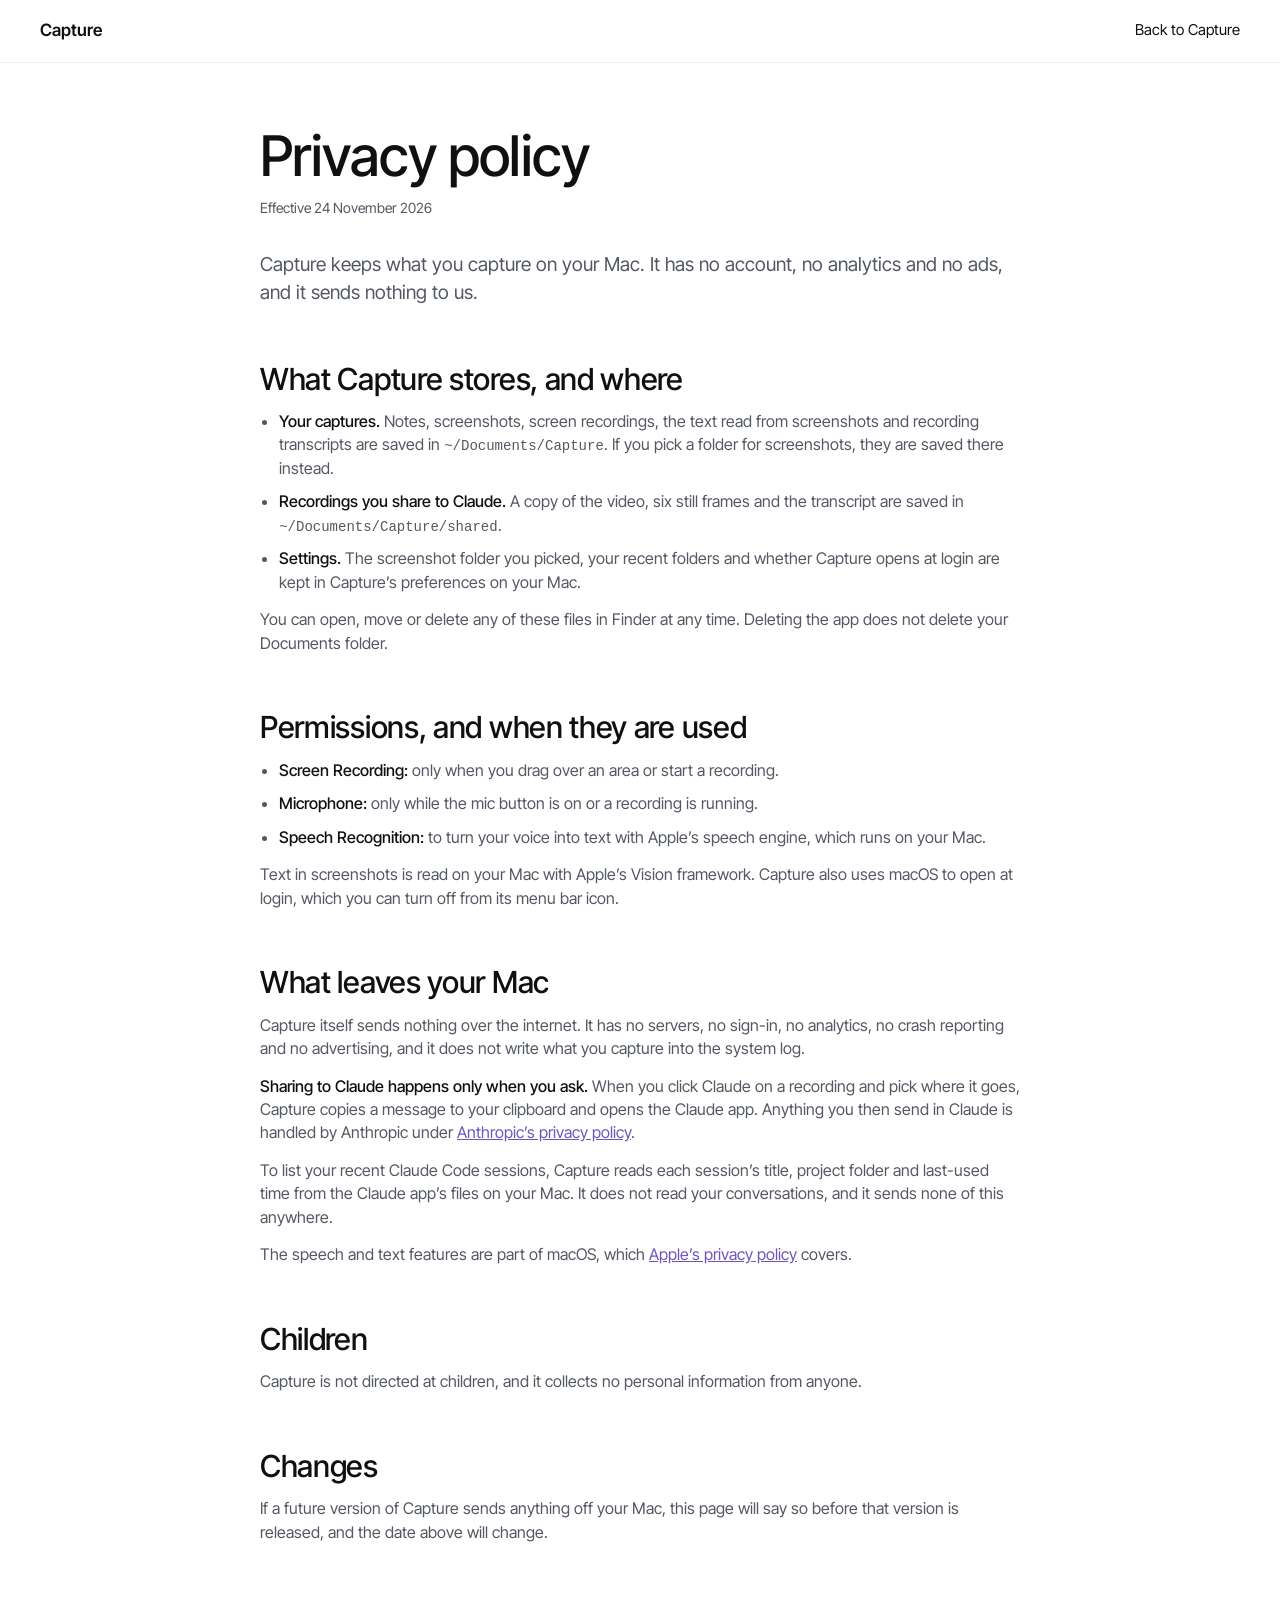
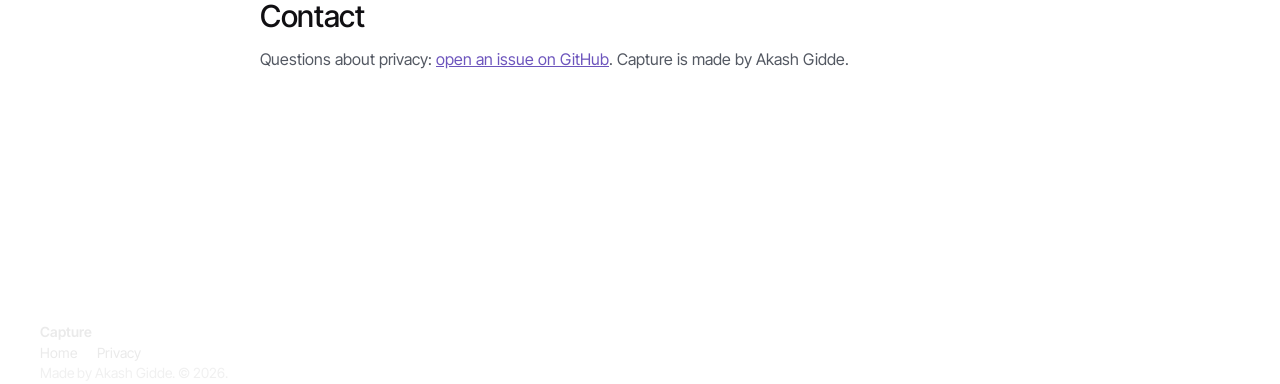
<file: privacy.html>
<!doctype html>
<html lang="en">
<head>
  <meta charset="utf-8">
  <meta name="viewport" content="width=device-width, initial-scale=1">
  <title>Privacy policy · Capture for Mac</title>
  <meta name="description" content="Capture keeps what you capture on your Mac. No account, no analytics, nothing sent to us.">
  <link rel="preconnect" href="https://fonts.googleapis.com">
  <link rel="preconnect" href="https://fonts.gstatic.com" crossorigin>
  <link href="https://fonts.googleapis.com/css2?family=Inter+Tight:wght@400;500;600&display=swap" rel="stylesheet">
  <link rel="stylesheet" href="styles.css">
</head>
<body>
  <a class="skip" href="#main">Skip to content</a>

  <header class="doc-head">
    <nav class="nav container" aria-label="Page">
      <a class="wordmark" href="./">Capture</a>
      <a class="nav__action" href="./">Back to Capture</a>
    </nav>
  </header>

  <main id="main" class="doc container">
    <h1>Privacy policy</h1>
    <p class="doc__meta">Effective 24 November 2026</p>

    <p class="lead">Capture keeps what you capture on your Mac. It has no account, no analytics and no ads, and it sends nothing to us.</p>

    <h2>What Capture stores, and where</h2>
    <ul>
      <li><strong>Your captures.</strong> Notes, screenshots, screen recordings, the text read from screenshots and recording transcripts are saved in <span class="measured">~/Documents/Capture</span>. If you pick a folder for screenshots, they are saved there instead.</li>
      <li><strong>Recordings you share to Claude.</strong> A copy of the video, six still frames and the transcript are saved in <span class="measured">~/Documents/Capture/shared</span>.</li>
      <li><strong>Settings.</strong> The screenshot folder you picked, your recent folders and whether Capture opens at login are kept in Capture’s preferences on your Mac.</li>
    </ul>
    <p>You can open, move or delete any of these files in Finder at any time. Deleting the app does not delete your Documents folder.</p>

    <h2>Permissions, and when they are used</h2>
    <ul>
      <li><strong>Screen Recording:</strong> only when you drag over an area or start a recording.</li>
      <li><strong>Microphone:</strong> only while the mic button is on or a recording is running.</li>
      <li><strong>Speech Recognition:</strong> to turn your voice into text with Apple’s speech engine, which runs on your Mac.</li>
    </ul>
    <p>Text in screenshots is read on your Mac with Apple’s Vision framework. Capture also uses macOS to open at login, which you can turn off from its menu bar icon.</p>

    <h2>What leaves your Mac</h2>
    <p>Capture itself sends nothing over the internet. It has no servers, no sign-in, no analytics, no crash reporting and no advertising, and it does not write what you capture into the system log.</p>
    <p><strong>Sharing to Claude happens only when you ask.</strong> When you click Claude on a recording and pick where it goes, Capture copies a message to your clipboard and opens the Claude app. Anything you then send in Claude is handled by Anthropic under <a class="link" href="https://www.anthropic.com/legal/privacy">Anthropic’s privacy policy</a>.</p>
    <p>To list your recent Claude Code sessions, Capture reads each session’s title, project folder and last-used time from the Claude app’s files on your Mac. It does not read your conversations, and it sends none of this anywhere.</p>
    <p>The speech and text features are part of macOS, which <a class="link" href="https://www.apple.com/legal/privacy/">Apple’s privacy policy</a> covers.</p>

    <h2>Children</h2>
    <p>Capture is not directed at children, and it collects no personal information from anyone.</p>

    <h2>Changes</h2>
    <p>If a future version of Capture sends anything off your Mac, this page will say so before that version is released, and the date above will change.</p>

    <h2>Contact</h2>
    <p>Questions about privacy: <a class="link" href="https://github.com/akashdevkumar/capture-site/issues">open an issue on GitHub</a>. Capture is made by Akash Gidde.</p>
  </main>

  <footer class="foot">
    <div class="container foot__row">
      <p class="foot__mark">Capture</p>
      <nav aria-label="Footer">
        <a href="./">Home</a>
        <a href="privacy.html" aria-current="page">Privacy</a>
      </nav>
      <p class="foot__legal">Made by Akash Gidde. © 2026.</p>
    </div>
  </footer>
</body>
</html>
</file>
<file: styles.css>
/* Capture landing page. Look agreed in Stitch on 2026-11-24 from Akash's Rootly references:
   painted dawn landscapes behind real product photos, a near-monochrome page, one violet accent
   for labels and links, medium-weight Inter Tight, soft large radii, sections parted by white space. */

:root {
  color-scheme: light;
  --ink: #100f12;
  --surface: #ffffff;
  --surface-alt: #fafafa;
  --surface-card: #fbfaff;
  --muted: #65646e;
  --muted-strong: #535862;
  --border: #d2d2d5;
  --border-subtle: #f0f0f0;
  --accent: #6d55bd;
  --accent-strong: #4a3e8a;
  --accent-muted: #e9e2ff;
  --accent-soft: #ebe5ff;
  --focus: #a28ae5;
  --warm-light: #fdf2eb;
  --warm: #fce7da;
  --warm-ink: #8a4b1f;
  --night: #302650;
  --night-deep: #1c1633;
  --on-art: #fbfaff;

  --font: "Inter Tight", system-ui, -apple-system, sans-serif;
  --mono: ui-monospace, "SF Mono", Menlo, monospace;

  --radius-md: 8px;
  --radius-lg: 16px;
  --radius-xl: 20px;
  --radius-2xl: 24px;
  --radius-3xl: 32px;
  --pill: 999px;

  --gutter: clamp(16px, 0.25rem + 1.25vw, 32px);
  --container: 1200px;
  --section: clamp(4.5rem, 3rem + 4vw, 8rem);
  --ease-out: cubic-bezier(0.33, 1, 0.68, 1);
  --halo: 0 0 24px rgb(214 214 214 / 0.9);
}

*, *::before, *::after { box-sizing: border-box; }
html { scroll-behavior: smooth; scroll-padding-top: 88px; }
@media (prefers-reduced-motion: reduce) { html { scroll-behavior: auto; } }
body { margin: 0; background: var(--surface); color: var(--ink); font: 400 1rem/1.467 var(--font); -webkit-font-smoothing: antialiased; overflow-x: hidden; }
img { display: block; max-width: 100%; height: auto; }
h1, h2, h3 { margin: 0; font-weight: 500; letter-spacing: -0.01em; }
h2 { font-size: clamp(1.9rem, 1.2rem + 1.6vw, 2.5rem); line-height: 1.1; }
h3 { font-size: 1.125rem; line-height: 1.25; }
p { margin: 0; }
a { color: inherit; }
:focus-visible { outline: 2px solid var(--focus); outline-offset: 3px; border-radius: 6px; }

.container { width: min(100% - 2 * var(--gutter), var(--container)); margin-inline: auto; }
.lead { font-size: clamp(1.05rem, 1rem + 0.25vw, 1.2rem); color: var(--muted); max-width: 34rem; }
.mono { font-family: var(--mono); font-size: 0.8125rem; font-variant-numeric: tabular-nums; }
.skip { position: absolute; left: 16px; top: -80px; z-index: 50; padding: 8px 16px; background: var(--ink); color: #fff; border-radius: var(--pill); }
.skip:focus-visible { top: 16px; }

/* Eyebrow pill above every section heading. */
.eyebrow { display: inline-block; margin-bottom: 14px; padding: 5px 11px; border-radius: var(--pill); background: var(--accent-soft); color: var(--accent); font-size: 0.8125rem; font-weight: 500; }
.eyebrow--warm { background: var(--warm); color: var(--warm-ink); }

/* Buttons: ink is the one main action; glass only over the painting. */
.btn { display: inline-flex; align-items: center; justify-content: center; min-height: 50px; padding: 15px 30px 14px; border: 1px solid transparent; border-radius: var(--radius-xl); font: 500 1rem/1 var(--font); letter-spacing: 0.03em; text-decoration: none; white-space: nowrap; transition: background-color 0.3s var(--ease-out), color 0.3s var(--ease-out); }
.btn--primary { background: var(--ink); color: #fff; }
.btn--primary:hover { background: #2a2830; }
.btn--glass { background: rgb(16 15 18 / 0.45); color: #fff; -webkit-backdrop-filter: blur(48px); backdrop-filter: blur(48px); }
.btn--glass:hover { background: rgb(16 15 18 / 0.6); }
.btn--light { background: #fff; color: var(--ink); }
.btn--light:hover { background: var(--accent-soft); }
.btn--small { min-height: 36px; padding: 10px 16px 9px; border-radius: var(--pill); font-size: 0.875rem; letter-spacing: 0.01em; }
.text-link { color: var(--accent); font-weight: 500; text-decoration: none; white-space: nowrap; }
.text-link::after { content: " →"; }
.text-link:hover { color: var(--accent-strong); }

/* Navigation: transparent over the painting, white glass once the page scrolls. */
.nav { position: fixed; inset: 0 0 auto; z-index: 40; padding-block: 14px; transition: background-color 0.3s var(--ease-out), border-color 0.3s var(--ease-out); border-bottom: 1px solid transparent; }
.nav.is-scrolled { background: rgb(255 255 255 / 0.78); -webkit-backdrop-filter: blur(24px); backdrop-filter: blur(24px); border-bottom-color: rgb(255 255 255 / 0.5); box-shadow: 0 1px 0 var(--border-subtle); }
.nav__inner { display: flex; align-items: center; gap: 24px; }
.wordmark { display: inline-flex; align-items: center; gap: 8px; font-weight: 600; font-size: 1.0625rem; text-decoration: none; }
.wordmark__icon { width: 20px; height: 20px; }
.nav__links { display: flex; gap: 26px; margin-inline: auto; }
.nav__links a { text-decoration: none; font-size: 0.9375rem; }
.nav__links a:hover { color: var(--accent); }

/* Hero: one rounded painted panel with the real bar floating near its foot. */
.hero { padding: 76px var(--gutter) 0; }
.hero__panel { position: relative; overflow: hidden; border-radius: var(--radius-3xl); min-height: clamp(560px, 58vw, 760px); display: flex; flex-direction: column; align-items: center; isolation: isolate; }
.hero__art { position: absolute; inset: 0; z-index: -2; }
.hero__art img { width: 100%; height: 115%; object-fit: cover; object-position: 50% 40%; }
.hero__panel::before { content: ""; position: absolute; inset: 0; z-index: -1; background: radial-gradient(ellipse 60% 45% at 50% 34%, rgb(48 38 80 / 0.34), transparent 70%); }
.hero__content { text-align: center; padding: clamp(72px, 9vw, 132px) var(--gutter) 0; color: var(--on-art); }
.hero h1 { font-size: clamp(2.6rem, 1.4rem + 3.6vw, 4rem); line-height: 1.03; text-shadow: 0 1px 24px rgb(48 38 80 / 0.25); }
.hero .lead { margin: 20px auto 0; color: var(--on-art); max-width: 36rem; text-shadow: 0 1px 16px rgb(48 38 80 / 0.3); }
.actions { display: flex; flex-wrap: wrap; justify-content: center; gap: 12px; margin-top: 32px; }
/* The bar overlaps the painting's lower edge: half on the art, half on the page. */
.hero__bar { position: relative; z-index: 2; display: flex; justify-content: center; margin: calc(-1 * clamp(36px, 4.2vw, 62px)) 0 0; padding: 0 var(--gutter); }
.hero__bar img { width: min(700px, 100%); border-radius: 28px; box-shadow: 0 24px 60px rgb(109 85 189 / 0.28), 0 4px 14px rgb(48 38 80 / 0.12); }
.hero__panel { padding-bottom: clamp(64px, 7vw, 104px); }

/* Frosted announcement pill over the painting. */
.announce { display: inline-flex; align-items: center; gap: 8px; margin-bottom: 26px; padding: 7px 14px; border-radius: var(--pill); background: rgb(16 15 18 / 0.45); -webkit-backdrop-filter: blur(24px); backdrop-filter: blur(24px); color: #fff; font-size: 0.8125rem; text-decoration: none; transition: background-color 0.3s var(--ease-out); }
.announce:hover { background: rgb(16 15 18 / 0.6); }

/* One hand-set phrase: an editorial serif italic against the sans. */
.serif { font-family: "Instrument Serif", Georgia, serif; font-style: italic; font-weight: 400; letter-spacing: 0; white-space: nowrap; }

/* Four real facts under the hero. */
.proof { list-style: none; margin: clamp(28px, 4vw, 48px) auto 0; padding: 0; display: grid; grid-template-columns: repeat(4, 1fr); gap: 14px; }
.proof li { display: grid; gap: 6px; align-content: start; padding: 22px 24px; border-radius: var(--radius-xl); background: var(--accent-muted); }
.proof strong { font-size: clamp(1.4rem, 1.1rem + 0.8vw, 1.75rem); font-weight: 500; letter-spacing: -0.01em; line-height: 1.1; }
.proof span { color: var(--muted-strong); font-size: 0.875rem; }

/* Sections. */
.section { padding-block: var(--section); }
.rule { width: min(400px, 60%); margin: 0 auto; border: 0; border-top: 1px solid var(--border-subtle); }
.head { max-width: 40rem; margin-bottom: clamp(32px, 4vw, 56px); }
.head .lead { margin-top: 14px; }
.head--center { margin-inline: auto; text-align: center; }
.head--center .lead { margin-inline: auto; }

.split { display: grid; grid-template-columns: 0.85fr 1.15fr; gap: clamp(32px, 5vw, 80px); align-items: center; }
.facts { list-style: none; margin: 28px 0 0; padding: 0; display: grid; gap: 16px; color: var(--muted); }
.facts strong { display: block; color: var(--ink); font-weight: 500; }

/* Painted frame with a real screenshot inset on top. */
.frame { position: relative; margin: 0; overflow: hidden; border-radius: var(--radius-2xl); display: grid; place-items: center; isolation: isolate; }
.frame__art { position: absolute; inset: 0; width: 100%; height: 100%; object-fit: cover; z-index: -1; }
.frame__shot { width: 82%; border-radius: var(--radius-lg); box-shadow: var(--halo), 0 12px 40px rgb(48 38 80 / 0.25); }
.frame--record { aspect-ratio: 4 / 3; }
.frame--features { aspect-ratio: 4 / 5; }
.frame__shot--bar { width: 88%; border-radius: 22px; }

/* Before and after. */
.diff { display: grid; grid-template-columns: 0.8fr 1.6fr; gap: 16px; }
.diff__side { background: var(--surface-card); border: 1px solid var(--border-subtle); border-radius: var(--radius-2xl); padding: 26px; }
.diff__side--before { display: flex; flex-direction: column; }
.label { display: flex; justify-content: space-between; gap: 12px; margin-bottom: 16px; font-size: 0.75rem; font-weight: 600; letter-spacing: 0.08em; text-transform: uppercase; color: var(--muted); }
.label__meta { font-weight: 500; letter-spacing: 0; text-transform: none; }
.typed { padding: 14px 16px; border: 1px solid var(--border); border-radius: var(--radius-lg); background: #fff; font-family: var(--mono); font-size: 0.875rem; }
.diff__note { margin-top: auto; padding-top: 24px; color: var(--muted); font-size: 0.875rem; }
.frames { list-style: none; margin: 0; padding: 0; display: grid; grid-template-columns: repeat(6, 1fr); gap: 8px; }
.frames li { display: grid; gap: 6px; justify-items: center; color: var(--muted); }
.frames img { width: 100%; border-radius: 8px; border: 1px solid var(--border-subtle); }
.quote { margin: 18px 0 0; padding: 16px 18px; border-radius: var(--radius-lg); background: #fff; border: 1px solid var(--border-subtle); font-size: 0.9375rem; }
.path { margin-top: 14px; color: var(--muted); overflow-wrap: anywhere; }
.caption { margin-top: 18px; text-align: center; color: var(--muted); font-size: 0.8125rem; }

/* Three lavender cards. */
.cards { list-style: none; margin: 0; padding: 0; display: grid; grid-template-columns: repeat(3, 1fr); gap: 16px; }
.card { background: var(--accent-muted); border-radius: var(--radius-xl); padding: 26px; min-height: 190px; display: flex; flex-direction: column; }
.card p { margin-top: 8px; color: var(--muted-strong); font-size: 0.9375rem; }
.card__icon { width: 40px; height: 40px; border-radius: 50%; display: grid; place-items: center; background: #3e4361; color: #fff; }
.card__icon svg { width: 18px; height: 18px; }
.card h3 { margin-top: 36px; }

/* Features: a list beside a painted frame. */
.features { display: grid; grid-template-columns: 0.9fr 1.1fr; gap: clamp(32px, 5vw, 72px); align-items: center; }
.features__list { list-style: none; margin: 0; padding: 0; display: grid; gap: 8px; }
.features__list li { display: grid; grid-template-columns: 4px 1fr; gap: 18px; padding: 18px 20px; border-radius: var(--radius-lg); }
.features__list li:first-child { background: var(--surface-card); border: 1px solid var(--border-subtle); }
.features__list p { margin-top: 4px; color: var(--muted); font-size: 0.9375rem; }
.pill { width: 4px; border-radius: 4px; background: var(--border-subtle); }
.features__list li:first-child .pill { background: var(--accent); }

/* Privacy: what it needs, one row each. */
.split--privacy { align-items: start; }
.split--privacy .lead { margin-top: 16px; }
.needs { margin: 0; border-top: 1px solid var(--border); }
.needs div { display: grid; grid-template-columns: 1fr 1.3fr; gap: 16px; padding: 16px 2px; border-bottom: 1px solid var(--border); }
.needs dt { font-weight: 500; }
.needs dd { margin: 0; color: var(--muted); text-align: right; }

/* One warm price card. */
.section--price { padding-top: 0; }
.price { max-width: 520px; margin-inline: auto; padding: clamp(26px, 4vw, 40px); border-radius: var(--radius-2xl); background: var(--warm-light); border: 1px solid var(--warm); }
.price h2 { font-size: clamp(1.75rem, 1.3rem + 1vw, 2.1rem); }
.price__sub { margin-top: 8px; color: var(--muted); }
.price__row { display: flex; justify-content: space-between; align-items: baseline; gap: 12px; margin-top: 24px; padding-block: 16px; border-block: 1px solid var(--warm); font-size: 1.25rem; font-weight: 500; }
.price__meta { font-size: 0.8125rem; font-weight: 400; color: var(--muted); }
.checks { list-style: none; margin: 18px 0 0; padding: 0; display: grid; gap: 10px; color: var(--muted-strong); font-size: 0.9375rem; }
.checks li { display: grid; grid-template-columns: 18px 1fr; gap: 10px; }
.checks li::before { content: ""; width: 14px; height: 8px; margin-top: 5px; border-left: 1.6px solid var(--accent); border-bottom: 1.6px solid var(--accent); transform: rotate(-45deg); }
.waitlist { display: flex; gap: 8px; margin-top: 26px; padding: 6px; border: 1.5px dashed var(--border); border-radius: var(--pill); background: rgb(255 255 255 / 0.6); }
.waitlist__field { flex: 1; align-self: center; padding-inline: 12px; color: var(--muted); font-size: 0.9375rem; }
.waitlist__btn { opacity: 0.55; cursor: default; }
.price__note { margin-top: 12px; color: var(--muted); font-size: 0.8125rem; }

/* Closing indigo band with the footer inside it. */
.close { padding-top: var(--section); }
/* The hero's valley at night: the same painting darkened to indigo, with a few soft stars and warm horizon light. */
.close__band { position: relative; overflow: hidden; isolation: isolate; background: var(--night-deep); color: #fff; border-radius: clamp(32px, 6vw, 80px) clamp(32px, 6vw, 80px) 0 0; padding: clamp(72px, 9vw, 120px) 0 40px; }
.close__art { position: absolute; inset: 0; z-index: -2; }
.close__art img { position: absolute; inset: 0; }
.close__art img { width: 100%; height: 100%; object-fit: cover; object-position: 50% 60%; filter: brightness(0.5) saturate(0.7); }
.close__art::after { content: ""; position: absolute; inset: 0; background: #2a1f63; mix-blend-mode: color; opacity: 0.75; }
.close__band::before { content: ""; position: absolute; inset: 0; z-index: -1; background:
  radial-gradient(2px 2px at 12% 18%, #fff 50%, transparent 51%),
  radial-gradient(1.5px 1.5px at 22% 32%, rgb(255 255 255 / 0.8) 50%, transparent 51%),
  radial-gradient(2px 2px at 38% 12%, rgb(255 255 255 / 0.9) 50%, transparent 51%),
  radial-gradient(1.5px 1.5px at 57% 26%, rgb(255 255 255 / 0.7) 50%, transparent 51%),
  radial-gradient(2px 2px at 71% 14%, #fff 50%, transparent 51%),
  radial-gradient(1.5px 1.5px at 84% 30%, rgb(255 255 255 / 0.8) 50%, transparent 51%),
  radial-gradient(1.5px 1.5px at 92% 10%, rgb(255 255 255 / 0.7) 50%, transparent 51%),
  radial-gradient(ellipse 60% 22% at 50% 62%, rgb(255 179 120 / 0.22), transparent 70%),
  linear-gradient(180deg, rgb(30 22 70 / 0.5) 0%, rgb(30 22 70 / 0.15) 45%, rgb(20 15 45 / 0.85) 100%); }
.close__inner { text-align: center; }
.close__inner h2 { font-size: clamp(2rem, 1.3rem + 2vw, 3rem); margin-bottom: 28px; }
.foot { display: flex; flex-wrap: wrap; align-items: center; gap: 16px 28px; margin-top: clamp(64px, 8vw, 104px); padding-top: 28px; border-top: 1px solid rgb(255 255 255 / 0.12); color: #eaeaea; font-size: 0.875rem; }
.foot__mark { font-weight: 600; }
.foot nav { display: flex; flex-wrap: wrap; gap: 20px; }
.foot a { text-decoration: none; color: #eaeaea; }
.foot a:hover { color: #fff; text-decoration: underline; }
.foot__legal { margin-left: auto; color: rgb(234 234 234 / 0.7); }

/* Privacy policy page. */
.doc-head { border-bottom: 1px solid var(--border-subtle); }
.doc-head .nav { position: static; display: flex; justify-content: space-between; align-items: center; padding-block: 18px; }
.doc { max-width: 760px; padding-block: 64px 120px; }
.doc h1 { font-size: clamp(2.5rem, 2rem + 2vw, 3.5rem); line-height: 1.05; }
.doc h2 { font-size: clamp(1.5rem, 1.2rem + 1vw, 1.9rem); margin: 56px 0 14px; }
.doc__meta { margin-top: 12px; color: var(--muted); font-size: 0.875rem; }
.doc .lead { margin-top: 32px; max-width: none; }
.doc p + p { margin-top: 14px; }
.doc ul { margin: 0 0 14px; padding-left: 1.2em; display: grid; gap: 10px; color: var(--muted-strong); }
.doc p { color: var(--muted-strong); }
.doc strong { color: var(--ink); font-weight: 500; }
.doc a { color: var(--accent); }
.measured { font-family: var(--mono); font-size: 0.875rem; }
.nav__action { font-size: 0.9375rem; text-decoration: none; }
.nav__action:hover { color: var(--accent); }

/* Hidden until Motion reveals them; motion.js shows everything if it cannot load. */
.motion [data-reveal] { opacity: 0; }

@media (max-width: 960px) {
  .split, .features { grid-template-columns: 1fr; }
  .diff { grid-template-columns: 1fr; }
  .cards { grid-template-columns: 1fr; }
  .card { min-height: 0; }
  .card h3 { margin-top: 20px; }
  .frames { grid-template-columns: repeat(3, 1fr); }
  .proof { grid-template-columns: repeat(2, 1fr); }
  .nav__links { display: none; }
  .nav__inner { justify-content: space-between; }
}

@media (max-width: 600px) {
  .hero { padding-top: 68px; }
  .hero__panel { min-height: 600px; border-radius: var(--radius-2xl); }
  .hero__content { padding-top: 64px; }
  .actions .btn { width: 100%; }
  .needs div { grid-template-columns: 1fr; gap: 2px; }
  .needs dd { text-align: left; }
  .price__row { flex-direction: column; gap: 4px; }
  .waitlist { flex-direction: column; border-radius: var(--radius-xl); }
  .waitlist__field { padding: 10px 12px; }
  .foot__legal { margin-left: 0; }
  .proof li { padding: 18px; }
  .proof strong { font-size: 1.2rem; }
}
</file>
